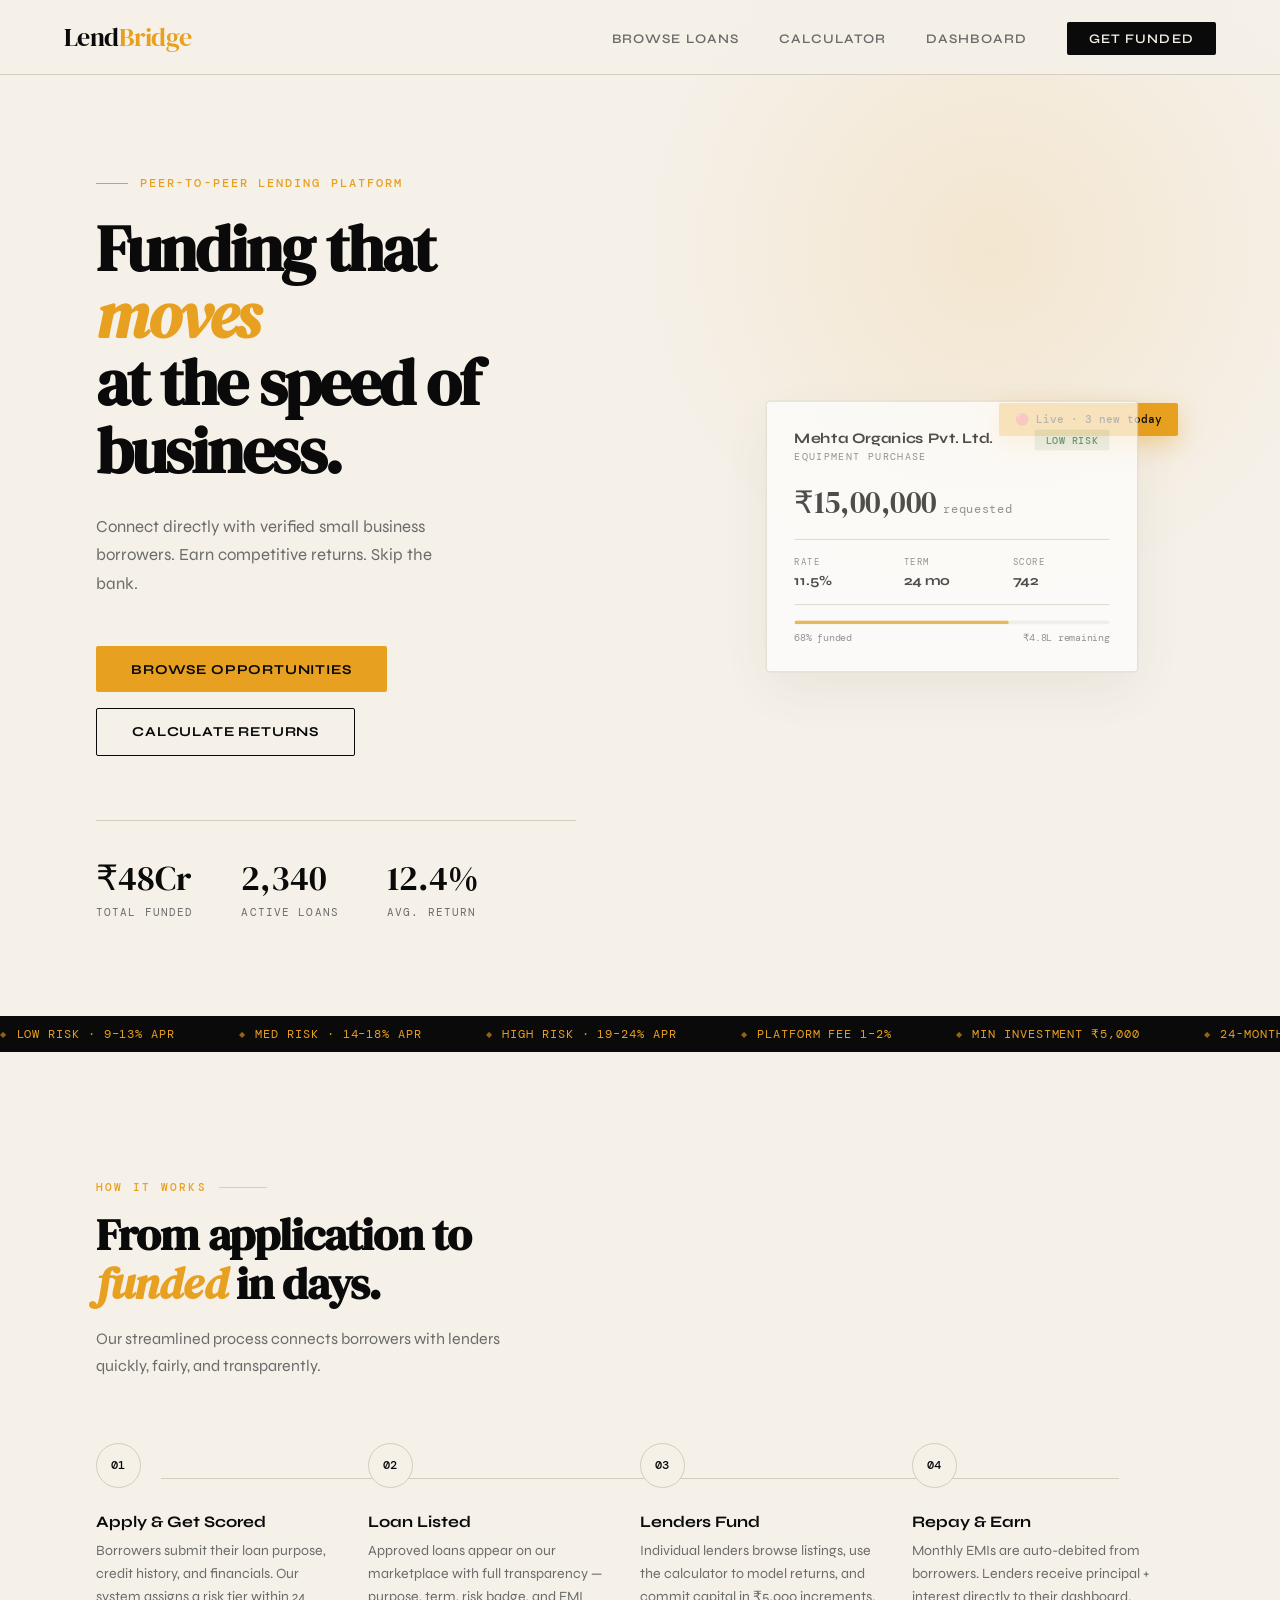
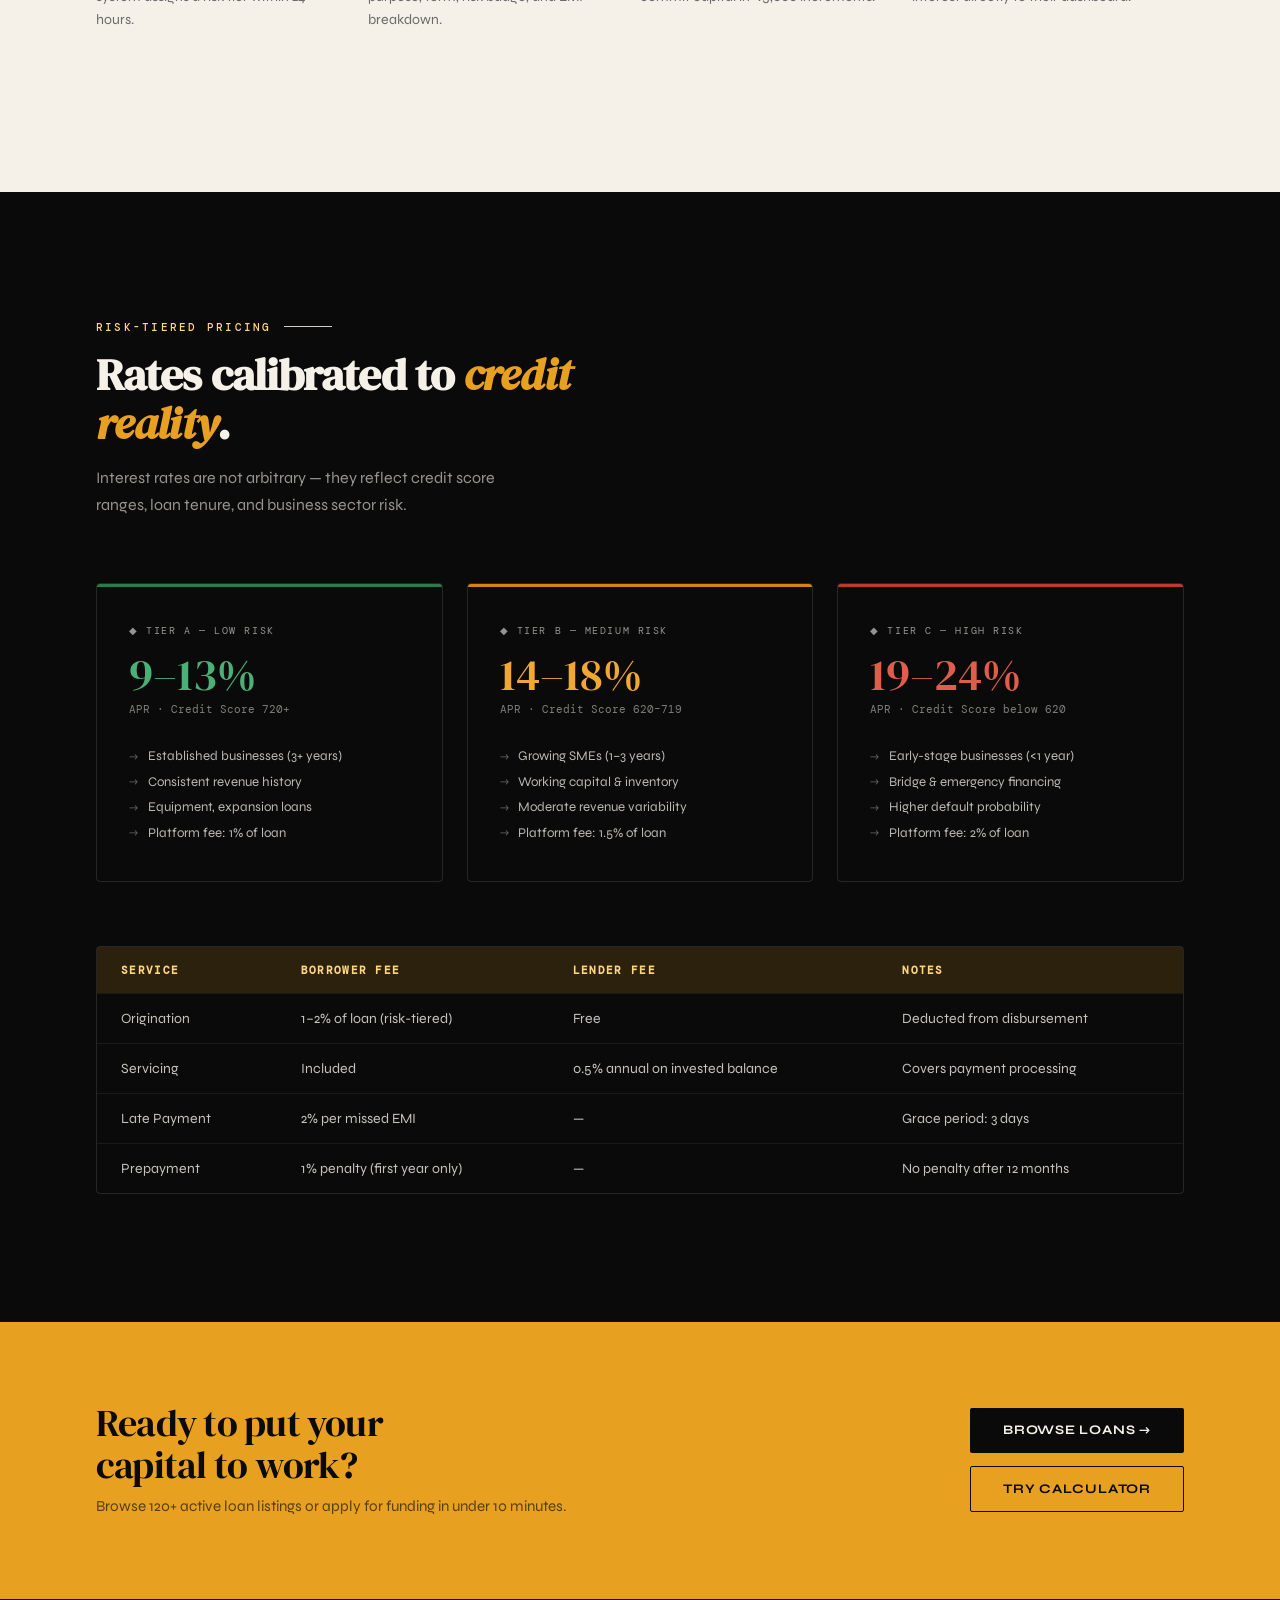
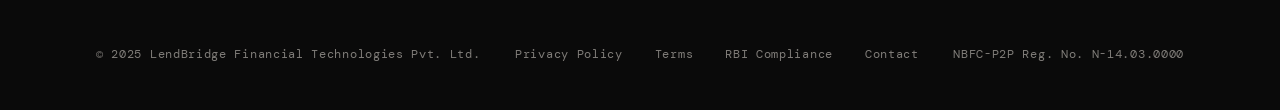
<file: index.html>
<!DOCTYPE html>
<html lang="en">
<head>
<meta charset="UTF-8">
<meta name="viewport" content="width=device-width, initial-scale=1.0">
<title>LendBridge — Peer-to-Peer Business Lending</title>
<link href="https://fonts.googleapis.com/css2?family=DM+Serif+Display:ital@0;1&family=DM+Mono:wght@300;400;500&family=Syne:wght@400;600;700;800&display=swap" rel="stylesheet">
<link rel="stylesheet" href="index.css">
</head>
<body>

<nav>
  <a href="index.html" class="logo">Lend<span>Bridge</span></a>
  <ul>
    <li><a href="loans.html">Browse Loans</a></li>
    <li><a href="calculator.html">Calculator</a></li>
    <li><a href="dashboard.html">Dashboard</a></li>
    <li><a href="loans.html" class="nav-cta">Get Funded</a></li>
  </ul>
</nav>

<!-- HERO -->
<section class="hero">
  <div class="hero-text">
    <div class="hero-eyebrow">Peer-to-Peer Lending Platform</div>
    <h1 class="hero-title">
      Funding that <em>moves</em><br>at the speed of<br>business.
    </h1>
    <p class="hero-sub">
      Connect directly with verified small business borrowers. Earn competitive returns. Skip the bank.
    </p>
    <div class="hero-btns">
      <a href="loans.html" class="btn-primary">Browse Opportunities</a>
      <a href="calculator.html" class="btn-outline">Calculate Returns</a>
    </div>
    <div class="hero-stats">
      <div class="stat-item">
        <span class="stat-num">₹48Cr</span>
        <span class="stat-label">Total Funded</span>
      </div>
      <div class="stat-item">
        <span class="stat-num">2,340</span>
        <span class="stat-label">Active Loans</span>
      </div>
      <div class="stat-item">
        <span class="stat-num">12.4%</span>
        <span class="stat-label">Avg. Return</span>
      </div>
    </div>
  </div>

  <div class="hero-visual">
    <div class="loan-showcase">
      <div class="floating-badge">🔴 Live · 3 new today</div>
      <div class="showcase-card">
        <div class="card-header">
          <div>
            <div class="card-business">Mehta Organics Pvt. Ltd.</div>
            <div class="card-purpose">Equipment Purchase</div>
          </div>
          <span class="risk-badge risk-low">Low Risk</span>
        </div>
        <div class="card-amount">₹15,00,000 <span>requested</span></div>
        <div class="card-metrics">
          <div>
            <span class="metric-label">Rate</span>
            <span class="metric-val">11.5%</span>
          </div>
          <div>
            <span class="metric-label">Term</span>
            <span class="metric-val">24 mo</span>
          </div>
          <div>
            <span class="metric-label">Score</span>
            <span class="metric-val">742</span>
          </div>
        </div>
        <div class="progress-bar-wrap">
          <div class="progress-bar-fill"></div>
        </div>
        <div class="progress-label">
          <span>68% funded</span>
          <span>₹4.8L remaining</span>
        </div>
      </div>
    </div>
  </div>
</section>

<!-- TICKER -->
<div class="ticker">
  <div class="ticker-inner">
    <span class="ticker-item">LOW RISK · 9–13% APR</span>
    <span class="ticker-item">MED RISK · 14–18% APR</span>
    <span class="ticker-item">HIGH RISK · 19–24% APR</span>
    <span class="ticker-item">PLATFORM FEE 1–2%</span>
    <span class="ticker-item">MIN INVESTMENT ₹5,000</span>
    <span class="ticker-item">24-MONTH MAX TERM</span>
    <span class="ticker-item">CREDIT SCORE VERIFIED</span>
    <span class="ticker-item">LOW RISK · 9–13% APR</span>
    <span class="ticker-item">MED RISK · 14–18% APR</span>
    <span class="ticker-item">HIGH RISK · 19–24% APR</span>
    <span class="ticker-item">PLATFORM FEE 1–2%</span>
    <span class="ticker-item">MIN INVESTMENT ₹5,000</span>
    <span class="ticker-item">24-MONTH MAX TERM</span>
    <span class="ticker-item">CREDIT SCORE VERIFIED</span>
  </div>
</div>

<!-- HOW IT WORKS -->
<section class="section">
  <div class="section-label">How It Works</div>
  <h2 class="section-title">From application to <em>funded</em> in days.</h2>
  <p class="section-sub">Our streamlined process connects borrowers with lenders quickly, fairly, and transparently.</p>

  <div class="steps">
    <div class="step fade-up">
      <div class="step-num">01</div>
      <div class="step-title">Apply & Get Scored</div>
      <div class="step-desc">Borrowers submit their loan purpose, credit history, and financials. Our system assigns a risk tier within 24 hours.</div>
    </div>
    <div class="step fade-up" style="transition-delay:0.1s">
      <div class="step-num">02</div>
      <div class="step-title">Loan Listed</div>
      <div class="step-desc">Approved loans appear on our marketplace with full transparency — purpose, term, risk badge, and EMI breakdown.</div>
    </div>
    <div class="step fade-up" style="transition-delay:0.2s">
      <div class="step-num">03</div>
      <div class="step-title">Lenders Fund</div>
      <div class="step-desc">Individual lenders browse listings, use the calculator to model returns, and commit capital in ₹5,000 increments.</div>
    </div>
    <div class="step fade-up" style="transition-delay:0.3s">
      <div class="step-num">04</div>
      <div class="step-title">Repay & Earn</div>
      <div class="step-desc">Monthly EMIs are auto-debited from borrowers. Lenders receive principal + interest directly to their dashboard.</div>
    </div>
  </div>
</section>

<!-- RISK & PRICING -->
<section class="risk-section">
  <div class="section-label">Risk-Tiered Pricing</div>
  <h2 class="section-title" style="color: var(--paper)">Rates calibrated to <em>credit reality</em>.</h2>
  <p class="section-sub">Interest rates are not arbitrary — they reflect credit score ranges, loan tenure, and business sector risk.</p>

  <div class="rate-grid">
    <div class="rate-card low fade-up">
      <div class="rate-tier">◆ Tier A — Low Risk</div>
      <div class="rate-range">9–13%</div>
      <div class="rate-subtitle">APR · Credit Score 720+</div>
      <ul class="rate-features">
        <li>Established businesses (3+ years)</li>
        <li>Consistent revenue history</li>
        <li>Equipment, expansion loans</li>
        <li>Platform fee: 1% of loan</li>
      </ul>
    </div>
    <div class="rate-card med fade-up" style="transition-delay:0.1s">
      <div class="rate-tier">◆ Tier B — Medium Risk</div>
      <div class="rate-range">14–18%</div>
      <div class="rate-subtitle">APR · Credit Score 620–719</div>
      <ul class="rate-features">
        <li>Growing SMEs (1–3 years)</li>
        <li>Working capital & inventory</li>
        <li>Moderate revenue variability</li>
        <li>Platform fee: 1.5% of loan</li>
      </ul>
    </div>
    <div class="rate-card high fade-up" style="transition-delay:0.2s">
      <div class="rate-tier">◆ Tier C — High Risk</div>
      <div class="rate-range">19–24%</div>
      <div class="rate-subtitle">APR · Credit Score below 620</div>
      <ul class="rate-features">
        <li>Early-stage businesses (&lt;1 year)</li>
        <li>Bridge & emergency financing</li>
        <li>Higher default probability</li>
        <li>Platform fee: 2% of loan</li>
      </ul>
    </div>
  </div>

  <div class="fee-table fade-up">
    <table>
      <thead>
        <tr>
          <th>Service</th>
          <th>Borrower Fee</th>
          <th>Lender Fee</th>
          <th>Notes</th>
        </tr>
      </thead>
      <tbody>
        <tr>
          <td>Origination</td>
          <td>1–2% of loan (risk-tiered)</td>
          <td>Free</td>
          <td>Deducted from disbursement</td>
        </tr>
        <tr>
          <td>Servicing</td>
          <td>Included</td>
          <td>0.5% annual on invested balance</td>
          <td>Covers payment processing</td>
        </tr>
        <tr>
          <td>Late Payment</td>
          <td>2% per missed EMI</td>
          <td>—</td>
          <td>Grace period: 3 days</td>
        </tr>
        <tr>
          <td>Prepayment</td>
          <td>1% penalty (first year only)</td>
          <td>—</td>
          <td>No penalty after 12 months</td>
        </tr>
      </tbody>
    </table>
  </div>
</section>

<!-- CTA -->
<div class="cta-band">
  <div>
    <div class="cta-title">Ready to put your<br>capital to work?</div>
    <div class="cta-sub">Browse 120+ active loan listings or apply for funding in under 10 minutes.</div>
  </div>
  <div class="cta-btns">
    <a href="loans.html" class="btn-dark">Browse Loans →</a>
    <a href="calculator.html" class="btn-ghost-dark">Try Calculator</a>
  </div>
</div>

<footer>
  <div>© 2025 LendBridge Financial Technologies Pvt. Ltd.</div>
  <div style="display:flex;gap:2rem">
    <a href="#">Privacy Policy</a>
    <a href="#">Terms</a>
    <a href="#">RBI Compliance</a>
    <a href="#">Contact</a>
  </div>
  <div>NBFC-P2P Reg. No. N-14.03.0000</div>
</footer>
<script src="index.js"></script>
</body>
</html>
</file>
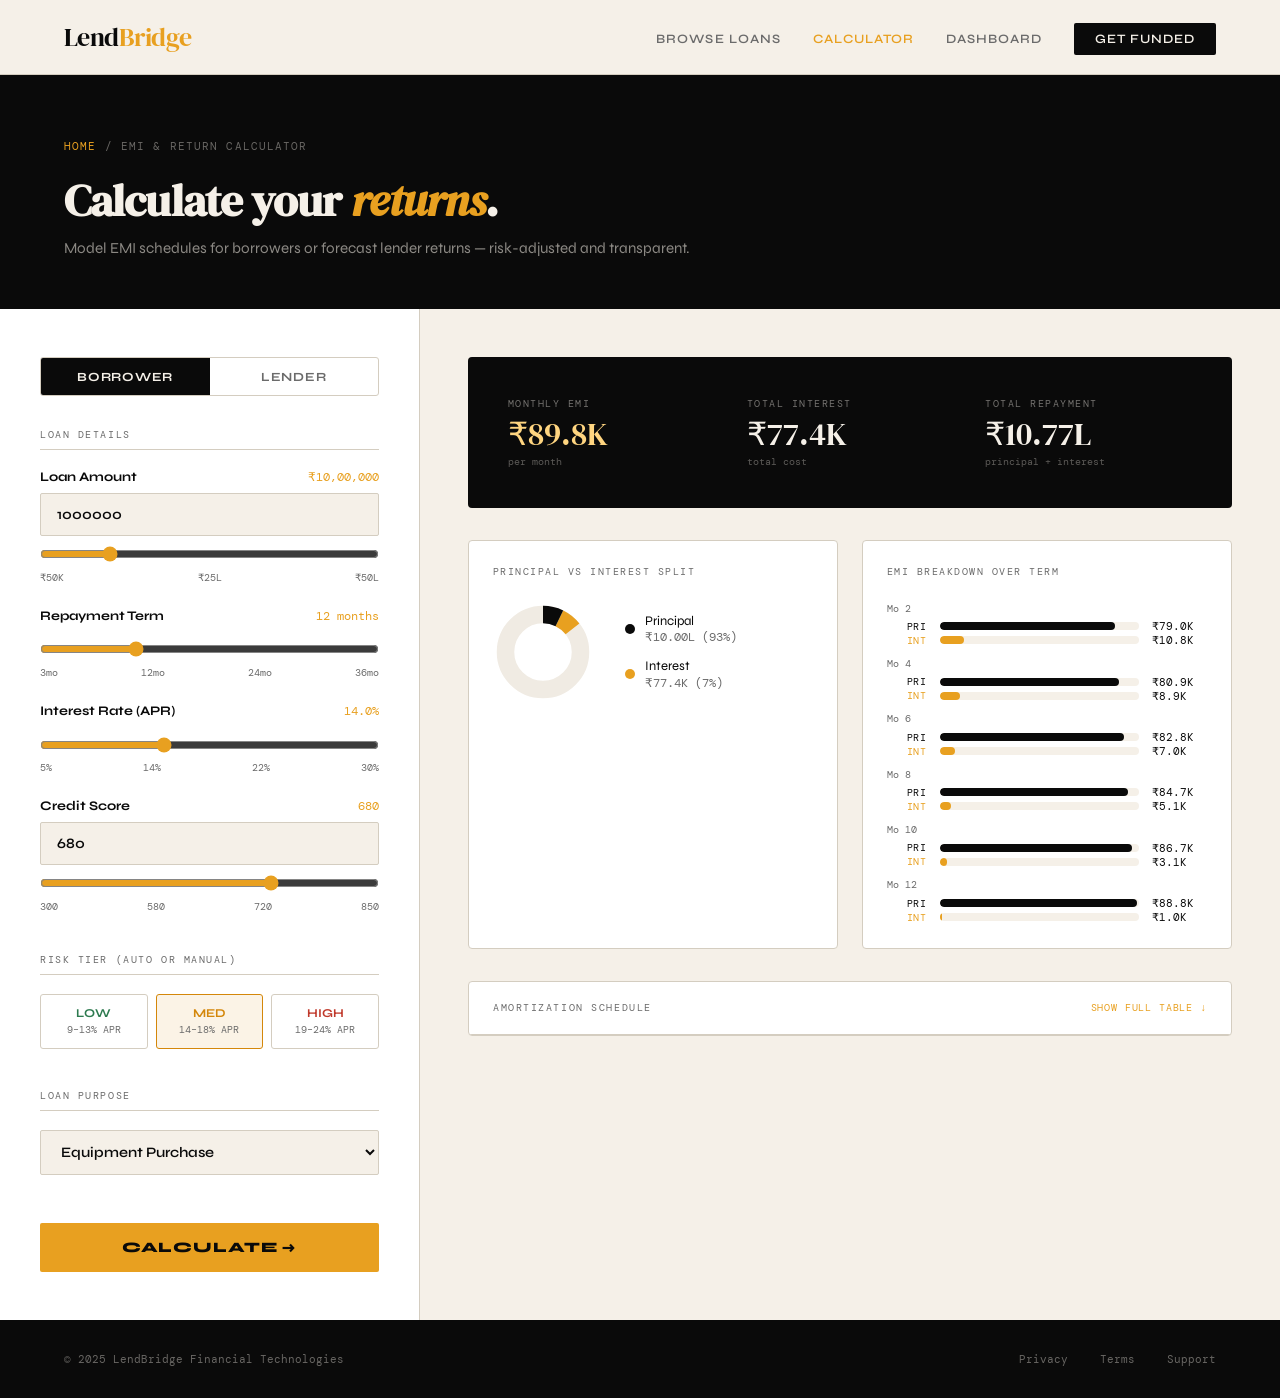
<file: calculator.html>
<!DOCTYPE html>
<html lang="en">
<head>
<meta charset="UTF-8">
<meta name="viewport" content="width=device-width, initial-scale=1.0">
<title>EMI Calculator — LendBridge</title>
<link href="https://fonts.googleapis.com/css2?family=DM+Serif+Display:ital@0;1&family=DM+Mono:wght@300;400;500&family=Syne:wght@400;600;700;800&display=swap" rel="stylesheet">
<link rel="stylesheet" href="calc.css">
</head>
<body>

<nav>
  <a href="index.html" class="logo">Lend<span>Bridge</span></a>
  <ul>
    <li><a href="loans.html">Browse Loans</a></li>
    <li><a href="calculator.html" class="active">Calculator</a></li>
    <li><a href="dashboard.html">Dashboard</a></li>
    <li><a href="loans.html" class="nav-cta">Get Funded</a></li>
  </ul>
</nav>

<div class="page-header">
  <div class="breadcrumb"><a href="index.html">Home</a> / EMI & Return Calculator</div>
  <h1 class="page-title">Calculate your <em>returns</em>.</h1>
  <p class="page-sub">Model EMI schedules for borrowers or forecast lender returns — risk-adjusted and transparent.</p>
</div>

<div class="calc-layout">
  <!-- INPUT PANEL -->
  <div class="calc-inputs">
    <div class="mode-toggle">
      <button class="mode-btn active" id="borrowerModeBtn">Borrower</button>
      <button class="mode-btn" id="lenderModeBtn">Lender</button>
    </div>

    <div class="input-section">
      <div class="input-title">Loan Details</div>

      <div class="field">
        <div class="field-label">Loan Amount <span id="amountDisplay">₹10,00,000</span></div>
        <input type="number" class="field-input" id="loanAmount" value="1000000" min="50000" max="10000000" step="50000">
        <input type="range" class="field-range" id="loanAmountRange" min="50000" max="5000000" step="50000" value="1000000">
        <div class="range-ticks"><span>₹50K</span><span>₹25L</span><span>₹50L</span></div>
      </div>

      <div class="field">
        <div class="field-label">Repayment Term <span id="termDisplay">12 months</span></div>
        <input type="range" class="field-range" id="termRange" min="3" max="36" step="3" value="12">
        <div class="range-ticks"><span>3mo</span><span>12mo</span><span>24mo</span><span>36mo</span></div>
      </div>

      <div class="field">
        <div class="field-label">Interest Rate (APR) <span id="rateDisplay">14.0%</span></div>
        <input type="range" class="field-range" id="rateRange" min="5" max="30" step="0.5" value="14">
        <div class="range-ticks"><span>5%</span><span>14%</span><span>22%</span><span>30%</span></div>
      </div>

      <div class="field">
        <div class="field-label">Credit Score <span id="scoreDisplay">680</span></div>
        <input type="number" class="field-input" id="creditScore" value="680" min="300" max="900">
        <input type="range" class="field-range" id="scoreRange" min="300" max="850" step="10" value="680">
        <div class="range-ticks"><span>300</span><span>580</span><span>720</span><span>850</span></div>
      </div>
    </div>

    <div class="input-section">
      <div class="input-title">Risk Tier (Auto or Manual)</div>
      <div class="risk-selector" id="riskSelector">
        <div class="risk-opt low" data-risk="low">
          <div class="risk-opt-name">LOW</div>
          <div class="risk-opt-rate">9–13% APR</div>
        </div>
        <div class="risk-opt med selected" data-risk="med">
          <div class="risk-opt-name">MED</div>
          <div class="risk-opt-rate">14–18% APR</div>
        </div>
        <div class="risk-opt high" data-risk="high">
          <div class="risk-opt-name">HIGH</div>
          <div class="risk-opt-rate">19–24% APR</div>
        </div>
      </div>
    </div>

    <div class="input-section">
      <div class="input-title">Loan Purpose</div>
      <select class="field-input" id="loanPurpose" style="cursor:pointer">
        <option>Equipment Purchase</option>
        <option>Working Capital</option>
        <option>Inventory Finance</option>
        <option>Business Expansion</option>
        <option>Bridge Financing</option>
      </select>
    </div>

    <button class="calc-btn" id="calcBtn">Calculate →</button>
  </div>

  <!-- RESULTS PANEL -->
  <div class="calc-results">
    <!-- PRIMARY METRICS -->
    <div class="result-primary">
      <div class="result-item">
        <div class="result-label">Monthly EMI</div>
        <div class="result-val highlight" id="emiResult">—</div>
        <div class="result-sub" id="emiSubtext">per month</div>
      </div>
      <div class="result-item">
        <div class="result-label">Total Interest</div>
        <div class="result-val" id="totalInterestResult">—</div>
        <div class="result-sub" id="interestSubtext">total cost</div>
      </div>
      <div class="result-item">
        <div class="result-label">Total Repayment</div>
        <div class="result-val" id="totalPaymentResult">—</div>
        <div class="result-sub" id="paymentSubtext">principal + interest</div>
      </div>
    </div>

    <!-- BREAKDOWN CHARTS -->
    <div class="breakdown-section">
      <div class="breakdown-card">
        <div class="breakdown-card-title">Principal vs Interest Split</div>
        <div class="donut-wrap">
          <svg class="donut-svg" viewBox="0 0 80 80" width="100" height="100">
            <circle cx="40" cy="40" r="30" fill="none" stroke="#f0ebe3" stroke-width="14"/>
            <circle cx="40" cy="40" r="30" fill="none" stroke="var(--amber)" stroke-width="14"
              stroke-dasharray="188.5 188.5" stroke-dashoffset="188.5"
              id="donutInterest" transform="rotate(-90 40 40)" style="transition: stroke-dashoffset 0.8s ease"/>
            <circle cx="40" cy="40" r="30" fill="none" stroke="var(--ink)" stroke-width="14"
              stroke-dasharray="188.5 188.5" stroke-dashoffset="0"
              id="donutPrincipal" transform="rotate(-90 40 40)" style="transition: all 0.8s ease"/>
          </svg>
          <div class="donut-legend">
            <div class="legend-item">
              <div class="legend-dot" style="background:var(--ink)"></div>
              <div>
                <div>Principal</div>
                <div class="legend-val" id="legendPrincipal">—</div>
              </div>
            </div>
            <div class="legend-item">
              <div class="legend-dot" style="background:var(--amber)"></div>
              <div>
                <div>Interest</div>
                <div class="legend-val" id="legendInterest">—</div>
              </div>
            </div>
          </div>
        </div>
      </div>

      <div class="breakdown-card">
        <div class="breakdown-card-title">EMI Breakdown Over Term</div>
        <div class="bar-chart" id="barChart">
          <div style="font-family:'DM Mono',monospace;font-size:0.7rem;color:var(--muted);text-align:center;padding:2rem">
            Click Calculate to see breakdown
          </div>
        </div>
      </div>
    </div>

    <!-- AMORTIZATION TABLE -->
    <div class="amort-section">
      <div class="amort-header">
        <div class="amort-title">Amortization Schedule</div>
        <button class="amort-toggle" id="amortToggle">Show Full Table ↓</button>
      </div>
      <div id="amortTableWrap" style="display:none; max-height: 360px; overflow-y: auto;">
        <table class="amort-table" id="amortTable">
          <thead>
            <tr>
              <th>Month</th>
              <th>EMI</th>
              <th>Principal</th>
              <th>Interest</th>
              <th>Balance</th>
            </tr>
          </thead>
          <tbody id="amortBody"></tbody>
        </table>
      </div>
    </div>

    <!-- LENDER MODE RETURNS -->
    <div class="lender-mode" id="lenderSection">
      <div class="breakdown-card">
        <div class="breakdown-card-title">Lender Return Projection (after 0.5% service fee)</div>
        <div class="result-primary" style="margin:0;border-radius:3px">
          <div class="result-item">
            <div class="result-label">Net Return</div>
            <div class="result-val highlight" id="lenderReturn">—</div>
            <div class="result-sub">after platform fee</div>
          </div>
          <div class="result-item">
            <div class="result-label">Effective APY</div>
            <div class="result-val" id="lenderAPY">—</div>
            <div class="result-sub">annualized yield</div>
          </div>
          <div class="result-item">
            <div class="result-label">Platform Fee</div>
            <div class="result-val" id="lenderFee">—</div>
            <div class="result-sub">0.5% of invested</div>
          </div>
        </div>
      </div>
    </div>
  </div>
</div>

<footer>
  <div>© 2025 LendBridge Financial Technologies</div>
  <div style="display:flex;gap:2rem"><a href="#">Privacy</a><a href="#">Terms</a><a href="#">Support</a></div>
</footer>
<script src="calc.js"></script>
</body>
</html>
</file>
<file: index.css>
:root {
    --ink: #0a0a0a;
    --paper: #f5f0e8;
    --amber: #e8a020;
    --amber-dark: #b87a10;
    --amber-light: #ffd580;
    --slate: #1a1a2e;
    --muted: #6b6b6b;
    --border: #d4cdc0;
    --success: #2d7a4f;
    --danger: #c0392b;
    --warning: #d4870a;
    --low-risk: #2d7a4f;
    --med-risk: #d4870a;
    --high-risk: #c0392b;
  }

  * { margin: 0; padding: 0; box-sizing: border-box; }

  html { scroll-behavior: smooth; }

  body {
    background: var(--paper);
    color: var(--ink);
    font-family: 'Syne', sans-serif;
    overflow-x: hidden;
  }

  /* NAV */
  nav {
    position: fixed; top: 0; left: 0; right: 0; z-index: 100;
    display: flex; align-items: center; justify-content: space-between;
    padding: 1.2rem 4rem;
    background: rgba(245,240,232,0.92);
    backdrop-filter: blur(12px);
    border-bottom: 1px solid var(--border);
  }

  .logo {
    font-family: 'DM Serif Display', serif;
    font-size: 1.6rem;
    letter-spacing: -0.02em;
    color: var(--ink);
    text-decoration: none;
  }
  .logo span { color: var(--amber); }

  nav ul { list-style: none; display: flex; gap: 2.5rem; }
  nav ul a {
    text-decoration: none;
    color: var(--muted);
    font-size: 0.82rem;
    font-weight: 600;
    letter-spacing: 0.08em;
    text-transform: uppercase;
    transition: color 0.2s;
  }
  nav ul a:hover { color: var(--ink); }
  nav ul a.active { color: var(--amber); }

  .nav-cta {
    background: var(--ink);
    color: var(--paper) !important;
    padding: 0.55rem 1.4rem;
    border-radius: 2px;
    transition: background 0.2s !important;
  }
  .nav-cta:hover { background: var(--amber) !important; color: var(--ink) !important; }

  /* HERO */
  .hero {
    min-height: 100vh;
    display: grid;
    grid-template-columns: 1fr 1fr;
    padding-top: 5rem;
    position: relative;
    overflow: hidden;
  }

  .hero::before {
    content: '';
    position: absolute;
    top: -10%; right: -5%;
    width: 55vw; height: 55vw;
    border-radius: 50%;
    background: radial-gradient(circle, rgba(232,160,32,0.12) 0%, transparent 70%);
    pointer-events: none;
  }

  .hero-text {
    display: flex;
    flex-direction: column;
    justify-content: center;
    padding: 6rem 4rem 6rem 6rem;
    position: relative;
    z-index: 2;
  }

  .hero-eyebrow {
    font-family: 'DM Mono', monospace;
    font-size: 0.72rem;
    font-weight: 500;
    letter-spacing: 0.18em;
    text-transform: uppercase;
    color: var(--amber);
    margin-bottom: 1.5rem;
    display: flex;
    align-items: center;
    gap: 0.75rem;
  }
  .hero-eyebrow::before {
    content: '';
    display: block;
    width: 2rem;
    height: 1px;
    background: var(--amber);
  }

  .hero-title {
    font-family: 'DM Serif Display', serif;
    font-size: clamp(3rem, 5vw, 4.8rem);
    line-height: 1.05;
    letter-spacing: -0.03em;
    margin-bottom: 1.8rem;
    color: var(--ink);
  }
  .hero-title em {
    font-style: italic;
    color: var(--amber);
  }

  .hero-sub {
    font-size: 1.05rem;
    line-height: 1.7;
    color: var(--muted);
    max-width: 38ch;
    margin-bottom: 3rem;
    font-weight: 400;
  }

  .hero-btns {
    display: flex;
    gap: 1rem;
    flex-wrap: wrap;
  }

  .btn-primary {
    background: var(--amber);
    color: var(--ink);
    padding: 0.9rem 2.2rem;
    font-family: 'Syne', sans-serif;
    font-size: 0.85rem;
    font-weight: 700;
    letter-spacing: 0.06em;
    text-transform: uppercase;
    border: none;
    cursor: pointer;
    text-decoration: none;
    display: inline-block;
    transition: all 0.2s;
    border-radius: 2px;
  }
  .btn-primary:hover {
    background: var(--amber-dark);
    transform: translateY(-1px);
    box-shadow: 0 6px 20px rgba(232,160,32,0.35);
  }

  .btn-outline {
    background: transparent;
    color: var(--ink);
    padding: 0.9rem 2.2rem;
    font-family: 'Syne', sans-serif;
    font-size: 0.85rem;
    font-weight: 700;
    letter-spacing: 0.06em;
    text-transform: uppercase;
    border: 1.5px solid var(--ink);
    cursor: pointer;
    text-decoration: none;
    display: inline-block;
    transition: all 0.2s;
    border-radius: 2px;
  }
  .btn-outline:hover {
    background: var(--ink);
    color: var(--paper);
  }

  .hero-stats {
    display: flex;
    gap: 3rem;
    margin-top: 4rem;
    padding-top: 2.5rem;
    border-top: 1px solid var(--border);
  }

  .stat-item {}
  .stat-num {
    font-family: 'DM Serif Display', serif;
    font-size: 2.2rem;
    color: var(--ink);
    display: block;
    line-height: 1;
    margin-bottom: 0.3rem;
  }
  .stat-label {
    font-family: 'DM Mono', monospace;
    font-size: 0.7rem;
    letter-spacing: 0.1em;
    text-transform: uppercase;
    color: var(--muted);
  }

  /* HERO VISUAL */
  .hero-visual {
    display: flex;
    align-items: center;
    justify-content: center;
    padding: 6rem 5rem 6rem 2rem;
    position: relative;
  }

  .loan-showcase {
    width: 100%;
    max-width: 420px;
    position: relative;
  }

  .showcase-card {
    background: white;
    border: 1px solid var(--border);
    padding: 1.8rem;
    border-radius: 4px;
    box-shadow: 0 20px 60px rgba(0,0,0,0.08);
    position: relative;
    animation: floatCard 6s ease-in-out infinite;
  }
  .showcase-card:nth-child(2) {
    margin-top: -1.5rem;
    margin-left: 2rem;
    animation-delay: -2s;
    opacity: 0.7;
    transform: scale(0.96);
  }

  @keyframes floatCard {
    0%, 100% { transform: translateY(0px); }
    50% { transform: translateY(-8px); }
  }

  .card-header {
    display: flex;
    justify-content: space-between;
    align-items: flex-start;
    margin-bottom: 1.2rem;
  }

  .card-business {
    font-weight: 700;
    font-size: 0.95rem;
    color: var(--ink);
    margin-bottom: 0.2rem;
  }

  .card-purpose {
    font-family: 'DM Mono', monospace;
    font-size: 0.68rem;
    color: var(--muted);
    letter-spacing: 0.06em;
    text-transform: uppercase;
  }

  .risk-badge {
    padding: 0.3rem 0.75rem;
    border-radius: 2px;
    font-family: 'DM Mono', monospace;
    font-size: 0.65rem;
    font-weight: 500;
    letter-spacing: 0.08em;
    text-transform: uppercase;
  }
  .risk-low { background: rgba(45,122,79,0.12); color: var(--low-risk); }
  .risk-med { background: rgba(212,135,10,0.12); color: var(--med-risk); }
  .risk-high { background: rgba(192,57,43,0.12); color: var(--high-risk); }

  .card-amount {
    font-family: 'DM Serif Display', serif;
    font-size: 2rem;
    color: var(--ink);
    margin-bottom: 1rem;
  }
  .card-amount span {
    font-family: 'DM Mono', monospace;
    font-size: 0.8rem;
    color: var(--muted);
    font-weight: 400;
  }

  .card-metrics {
    display: grid;
    grid-template-columns: 1fr 1fr 1fr;
    gap: 0.8rem;
    padding: 1rem 0;
    border-top: 1px solid var(--border);
    border-bottom: 1px solid var(--border);
    margin-bottom: 1rem;
  }
  .metric-label {
    font-family: 'DM Mono', monospace;
    font-size: 0.6rem;
    text-transform: uppercase;
    letter-spacing: 0.08em;
    color: var(--muted);
    display: block;
    margin-bottom: 0.2rem;
  }
  .metric-val {
    font-weight: 700;
    font-size: 0.9rem;
    color: var(--ink);
  }

  .progress-bar-wrap {
    background: #eee;
    height: 4px;
    border-radius: 2px;
    overflow: hidden;
  }
  .progress-bar-fill {
    height: 100%;
    background: var(--amber);
    border-radius: 2px;
    width: 68%;
  }
  .progress-label {
    display: flex;
    justify-content: space-between;
    font-family: 'DM Mono', monospace;
    font-size: 0.62rem;
    color: var(--muted);
    margin-top: 0.4rem;
  }

  /* FLOATING BADGE */
  .floating-badge {
    position: absolute;
    top: -1rem;
    right: -2rem;
    background: var(--amber);
    color: var(--ink);
    padding: 0.6rem 1rem;
    border-radius: 2px;
    font-family: 'DM Mono', monospace;
    font-size: 0.7rem;
    font-weight: 500;
    box-shadow: 0 8px 24px rgba(232,160,32,0.4);
    animation: pulse 3s ease-in-out infinite;
  }
  @keyframes pulse {
    0%, 100% { transform: scale(1); }
    50% { transform: scale(1.04); }
  }

  /* TICKER */
  .ticker {
    background: var(--ink);
    color: var(--amber);
    padding: 0.65rem 0;
    overflow: hidden;
    white-space: nowrap;
    font-family: 'DM Mono', monospace;
    font-size: 0.72rem;
    letter-spacing: 0.08em;
  }
  .ticker-inner {
    display: inline-flex;
    gap: 4rem;
    animation: tickerScroll 25s linear infinite;
  }
  .ticker-item { display: inline-flex; align-items: center; gap: 0.6rem; }
  .ticker-item::before { content: '◆'; font-size: 0.5rem; opacity: 0.6; }
  @keyframes tickerScroll {
    from { transform: translateX(0); }
    to { transform: translateX(-50%); }
  }

  /* HOW IT WORKS */
  .section {
    padding: 8rem 6rem;
    position: relative;
  }

  .section-label {
    font-family: 'DM Mono', monospace;
    font-size: 0.7rem;
    font-weight: 500;
    letter-spacing: 0.2em;
    text-transform: uppercase;
    color: var(--amber);
    margin-bottom: 1rem;
    display: flex;
    align-items: center;
    gap: 0.75rem;
  }
  .section-label::after {
    content: '';
    display: block;
    flex: 1;
    height: 1px;
    background: var(--border);
    max-width: 3rem;
  }

  .section-title {
    font-family: 'DM Serif Display', serif;
    font-size: clamp(2rem, 3.5vw, 3rem);
    line-height: 1.1;
    letter-spacing: -0.02em;
    color: var(--ink);
    margin-bottom: 1rem;
    max-width: 22ch;
  }
  .section-title em { font-style: italic; color: var(--amber); }

  .section-sub {
    font-size: 1rem;
    color: var(--muted);
    line-height: 1.7;
    max-width: 45ch;
    margin-bottom: 4rem;
  }

  /* STEPS */
  .steps {
    display: grid;
    grid-template-columns: repeat(4, 1fr);
    gap: 0;
    position: relative;
  }

  .steps::before {
    content: '';
    position: absolute;
    top: 2.2rem;
    left: 6%;
    right: 6%;
    height: 1px;
    background: var(--border);
    z-index: 0;
  }

  .step {
    padding: 0 2rem 2rem 0;
    position: relative;
    z-index: 1;
  }

  .step-num {
    width: 2.8rem;
    height: 2.8rem;
    border: 1.5px solid var(--border);
    border-radius: 50%;
    background: var(--paper);
    display: flex;
    align-items: center;
    justify-content: center;
    font-family: 'DM Mono', monospace;
    font-size: 0.75rem;
    font-weight: 500;
    color: var(--ink);
    margin-bottom: 1.5rem;
    transition: all 0.3s;
  }
  .step:hover .step-num {
    background: var(--amber);
    border-color: var(--amber);
    color: var(--ink);
  }

  .step-title {
    font-size: 1rem;
    font-weight: 700;
    color: var(--ink);
    margin-bottom: 0.5rem;
  }

  .step-desc {
    font-size: 0.88rem;
    color: var(--muted);
    line-height: 1.65;
  }

  /* RISK TABLE */
  .risk-section {
    background: var(--ink);
    color: var(--paper);
    padding: 8rem 6rem;
  }

  .risk-section .section-label { color: var(--amber-light); }
  .risk-section .section-title { color: var(--paper); }
  .risk-section .section-sub { color: rgba(245,240,232,0.6); }

  .rate-grid {
    display: grid;
    grid-template-columns: repeat(3, 1fr);
    gap: 1.5rem;
    margin-top: 3rem;
  }

  .rate-card {
    border: 1px solid rgba(245,240,232,0.12);
    padding: 2.5rem 2rem;
    border-radius: 4px;
    position: relative;
    transition: all 0.3s;
    overflow: hidden;
  }
  .rate-card::before {
    content: '';
    position: absolute;
    top: 0; left: 0; right: 0;
    height: 3px;
  }
  .rate-card.low::before { background: var(--low-risk); }
  .rate-card.med::before { background: var(--med-risk); }
  .rate-card.high::before { background: var(--high-risk); }
  .rate-card:hover {
    border-color: rgba(245,240,232,0.25);
    transform: translateY(-4px);
    background: rgba(255,255,255,0.03);
  }

  .rate-tier {
    font-family: 'DM Mono', monospace;
    font-size: 0.65rem;
    letter-spacing: 0.15em;
    text-transform: uppercase;
    margin-bottom: 1rem;
    opacity: 0.6;
  }

  .rate-range {
    font-family: 'DM Serif Display', serif;
    font-size: 2.8rem;
    line-height: 1;
    margin-bottom: 0.3rem;
  }
  .rate-card.low .rate-range { color: #4caf77; }
  .rate-card.med .rate-range { color: #f0a832; }
  .rate-card.high .rate-range { color: #e05c4b; }

  .rate-subtitle {
    font-family: 'DM Mono', monospace;
    font-size: 0.7rem;
    opacity: 0.5;
    margin-bottom: 2rem;
  }

  .rate-features {
    list-style: none;
    display: flex;
    flex-direction: column;
    gap: 0.6rem;
  }
  .rate-features li {
    font-size: 0.83rem;
    opacity: 0.75;
    display: flex;
    align-items: center;
    gap: 0.6rem;
  }
  .rate-features li::before {
    content: '→';
    font-size: 0.7rem;
    opacity: 0.5;
    flex-shrink: 0;
  }

  /* FEE TABLE */
  .fee-table {
    margin-top: 4rem;
    border: 1px solid rgba(245,240,232,0.12);
    border-radius: 4px;
    overflow: hidden;
  }

  .fee-table table {
    width: 100%;
    border-collapse: collapse;
  }
  .fee-table th {
    background: rgba(232,160,32,0.15);
    padding: 1rem 1.5rem;
    font-family: 'DM Mono', monospace;
    font-size: 0.68rem;
    letter-spacing: 0.12em;
    text-transform: uppercase;
    text-align: left;
    color: var(--amber-light);
  }
  .fee-table td {
    padding: 1rem 1.5rem;
    font-size: 0.88rem;
    border-top: 1px solid rgba(245,240,232,0.07);
    opacity: 0.8;
  }

  /* CTA BAND */
  .cta-band {
    background: var(--amber);
    padding: 5rem 6rem;
    display: grid;
    grid-template-columns: 1fr auto;
    align-items: center;
    gap: 4rem;
  }

  .cta-title {
    font-family: 'DM Serif Display', serif;
    font-size: clamp(1.8rem, 3vw, 2.8rem);
    color: var(--ink);
    line-height: 1.1;
    letter-spacing: -0.02em;
  }
  .cta-sub {
    font-size: 0.95rem;
    color: rgba(10,10,10,0.65);
    margin-top: 0.5rem;
    line-height: 1.6;
  }

  .cta-btns {
    display: flex;
    flex-direction: column;
    gap: 0.8rem;
    min-width: 200px;
  }

  .btn-dark {
    background: var(--ink);
    color: var(--paper);
    padding: 0.9rem 2rem;
    font-family: 'Syne', sans-serif;
    font-size: 0.82rem;
    font-weight: 700;
    letter-spacing: 0.06em;
    text-transform: uppercase;
    border: none;
    cursor: pointer;
    text-decoration: none;
    display: inline-block;
    text-align: center;
    transition: all 0.2s;
    border-radius: 2px;
  }
  .btn-dark:hover { opacity: 0.85; }

  .btn-ghost-dark {
    background: transparent;
    color: var(--ink);
    padding: 0.9rem 2rem;
    font-family: 'Syne', sans-serif;
    font-size: 0.82rem;
    font-weight: 700;
    letter-spacing: 0.06em;
    text-transform: uppercase;
    border: 1.5px solid var(--ink);
    cursor: pointer;
    text-decoration: none;
    display: inline-block;
    text-align: center;
    transition: all 0.2s;
    border-radius: 2px;
  }
  .btn-ghost-dark:hover { background: var(--ink); color: var(--amber); }

  /* FOOTER */
  footer {
    background: var(--ink);
    color: rgba(245,240,232,0.5);
    padding: 3rem 6rem;
    display: flex;
    justify-content: space-between;
    align-items: center;
    font-family: 'DM Mono', monospace;
    font-size: 0.72rem;
    letter-spacing: 0.06em;
  }
  footer a { color: rgba(245,240,232,0.5); text-decoration: none; }
  footer a:hover { color: var(--amber); }

  /* ANIMATIONS */
  .fade-up {
    opacity: 0;
    transform: translateY(30px);
    transition: all 0.7s cubic-bezier(0.22, 1, 0.36, 1);
  }
  .fade-up.visible {
    opacity: 1;
    transform: none;
  }

  @media (max-width: 1024px) {
    .hero { grid-template-columns: 1fr; }
    .hero-visual { display: none; }
    nav { padding: 1rem 2rem; }
    .hero-text { padding: 6rem 2rem 4rem; }
    .section { padding: 5rem 2rem; }
    .risk-section { padding: 5rem 2rem; }
    .steps { grid-template-columns: 1fr 1fr; gap: 2rem; }
    .steps::before { display: none; }
    .rate-grid { grid-template-columns: 1fr; }
    .cta-band { grid-template-columns: 1fr; padding: 4rem 2rem; }
    footer { flex-direction: column; gap: 1rem; padding: 2rem; text-align: center; }
    nav ul { gap: 1.2rem; }
  }
</file>
<file: calc.css>
:root {
    --ink: #0a0a0a;
    --paper: #f5f0e8;
    --amber: #e8a020;
    --amber-dark: #b87a10;
    --amber-light: #ffd580;
    --muted: #6b6b6b;
    --border: #d4cdc0;
    --low-risk: #2d7a4f;
    --med-risk: #d4870a;
    --high-risk: #c0392b;
    --white: #ffffff;
  }
  * { margin: 0; padding: 0; box-sizing: border-box; }
  body { background: var(--paper); color: var(--ink); font-family: 'Syne', sans-serif; min-height: 100vh; }

  nav {
    position: sticky; top: 0; z-index: 100;
    display: flex; align-items: center; justify-content: space-between;
    padding: 1.2rem 4rem;
    background: rgba(245,240,232,0.95);
    backdrop-filter: blur(12px);
    border-bottom: 1px solid var(--border);
  }
  .logo { font-family: 'DM Serif Display', serif; font-size: 1.6rem; letter-spacing: -0.02em; color: var(--ink); text-decoration: none; }
  .logo span { color: var(--amber); }
  nav ul { list-style: none; display: flex; gap: 2rem; }
  nav ul a { text-decoration: none; color: var(--muted); font-size: 0.8rem; font-weight: 600; letter-spacing: 0.08em; text-transform: uppercase; transition: color 0.2s; }
  nav ul a.active { color: var(--amber); }
  nav ul a:hover { color: var(--ink); }
  .nav-cta { background: var(--ink); color: var(--paper) !important; padding: 0.5rem 1.3rem; border-radius: 2px; }
  .nav-cta:hover { background: var(--amber) !important; color: var(--ink) !important; }

  .page-header {
    background: var(--ink); color: var(--paper);
    padding: 4rem 4rem 3rem;
  }
  .breadcrumb { font-family: 'DM Mono', monospace; font-size: 0.7rem; letter-spacing: 0.1em; text-transform: uppercase; color: rgba(245,240,232,0.4); margin-bottom: 1.5rem; }
  .breadcrumb a { color: var(--amber); text-decoration: none; }
  .page-title { font-family: 'DM Serif Display', serif; font-size: 2.8rem; letter-spacing: -0.02em; line-height: 1.05; }
  .page-title em { font-style: italic; color: var(--amber); }
  .page-sub { font-size: 0.95rem; color: rgba(245,240,232,0.55); line-height: 1.6; margin-top: 0.75rem; }

  /* MAIN LAYOUT */
  .calc-layout {
    display: grid;
    grid-template-columns: 420px 1fr;
    min-height: calc(100vh - 200px);
  }

  /* INPUT PANEL */
  .calc-inputs {
    background: var(--white);
    border-right: 1px solid var(--border);
    padding: 3rem 2.5rem;
  }

  .input-section { margin-bottom: 2.5rem; }
  .input-title {
    font-family: 'DM Mono', monospace;
    font-size: 0.65rem;
    letter-spacing: 0.15em;
    text-transform: uppercase;
    color: var(--muted);
    margin-bottom: 1.2rem;
    padding-bottom: 0.5rem;
    border-bottom: 1px solid var(--border);
  }

  .field { margin-bottom: 1.5rem; }
  .field-label {
    font-size: 0.82rem;
    font-weight: 700;
    color: var(--ink);
    margin-bottom: 0.5rem;
    display: flex;
    justify-content: space-between;
    align-items: center;
  }
  .field-label span {
    font-family: 'DM Mono', monospace;
    font-size: 0.78rem;
    font-weight: 400;
    color: var(--amber);
  }

  .field-input {
    width: 100%;
    padding: 0.75rem 1rem;
    border: 1.5px solid var(--border);
    background: var(--paper);
    font-family: 'Syne', sans-serif;
    font-size: 0.9rem;
    font-weight: 600;
    color: var(--ink);
    border-radius: 2px;
    outline: none;
    transition: border-color 0.2s;
  }
  .field-input:focus { border-color: var(--amber); background: white; }

  .field-range {
    width: 100%;
    accent-color: var(--amber);
    margin-top: 0.6rem;
    cursor: pointer;
  }
  .range-ticks {
    display: flex;
    justify-content: space-between;
    font-family: 'DM Mono', monospace;
    font-size: 0.6rem;
    color: var(--muted);
    margin-top: 0.3rem;
  }

  /* MODE TOGGLE */
  .mode-toggle {
    display: flex;
    gap: 0;
    border: 1.5px solid var(--border);
    border-radius: 3px;
    overflow: hidden;
    margin-bottom: 2rem;
  }
  .mode-btn {
    flex: 1;
    padding: 0.7rem;
    border: none;
    background: transparent;
    font-family: 'Syne', sans-serif;
    font-size: 0.78rem;
    font-weight: 700;
    letter-spacing: 0.06em;
    text-transform: uppercase;
    cursor: pointer;
    color: var(--muted);
    transition: all 0.2s;
  }
  .mode-btn.active {
    background: var(--ink);
    color: var(--paper);
  }

  /* Risk selector */
  .risk-selector {
    display: grid;
    grid-template-columns: 1fr 1fr 1fr;
    gap: 0.5rem;
    margin-top: 0.5rem;
  }
  .risk-opt {
    border: 1.5px solid var(--border);
    border-radius: 3px;
    padding: 0.7rem 0.5rem;
    text-align: center;
    cursor: pointer;
    transition: all 0.15s;
  }
  .risk-opt:hover { border-color: var(--ink); }
  .risk-opt.selected { border-color: transparent; }
  .risk-opt.low.selected { background: rgba(45,122,79,0.1); border-color: var(--low-risk); }
  .risk-opt.med.selected { background: rgba(212,135,10,0.1); border-color: var(--med-risk); }
  .risk-opt.high.selected { background: rgba(192,57,43,0.1); border-color: var(--high-risk); }
  .risk-opt-name { font-size: 0.75rem; font-weight: 700; margin-bottom: 0.2rem; }
  .risk-opt.low .risk-opt-name { color: var(--low-risk); }
  .risk-opt.med .risk-opt-name { color: var(--med-risk); }
  .risk-opt.high .risk-opt-name { color: var(--high-risk); }
  .risk-opt-rate { font-family: 'DM Mono', monospace; font-size: 0.65rem; color: var(--muted); }

  .calc-btn {
    width: 100%;
    background: var(--amber);
    color: var(--ink);
    border: none;
    padding: 1rem;
    font-family: 'Syne', sans-serif;
    font-size: 0.9rem;
    font-weight: 800;
    letter-spacing: 0.06em;
    text-transform: uppercase;
    cursor: pointer;
    border-radius: 2px;
    transition: all 0.2s;
    margin-top: 0.5rem;
  }
  .calc-btn:hover {
    background: var(--amber-dark);
    transform: translateY(-1px);
    box-shadow: 0 6px 20px rgba(232,160,32,0.35);
  }

  /* RESULTS PANEL */
  .calc-results {
    padding: 3rem;
    display: flex;
    flex-direction: column;
    gap: 2rem;
  }

  .result-primary {
    background: var(--ink);
    color: var(--paper);
    padding: 2.5rem;
    border-radius: 4px;
    display: grid;
    grid-template-columns: repeat(3, 1fr);
    gap: 2rem;
  }

  .result-item {}
  .result-label {
    font-family: 'DM Mono', monospace;
    font-size: 0.62rem;
    letter-spacing: 0.15em;
    text-transform: uppercase;
    color: rgba(245,240,232,0.45);
    margin-bottom: 0.5rem;
  }
  .result-val {
    font-family: 'DM Serif Display', serif;
    font-size: 2rem;
    color: var(--paper);
    line-height: 1;
    transition: all 0.4s;
  }
  .result-val.highlight { color: var(--amber-light); }
  .result-sub {
    font-family: 'DM Mono', monospace;
    font-size: 0.65rem;
    color: rgba(245,240,232,0.35);
    margin-top: 0.3rem;
  }

  /* AMORTIZATION TABLE */
  .amort-section {
    background: var(--white);
    border: 1px solid var(--border);
    border-radius: 4px;
    overflow: hidden;
  }
  .amort-header {
    padding: 1.2rem 1.5rem;
    border-bottom: 1px solid var(--border);
    display: flex;
    justify-content: space-between;
    align-items: center;
  }
  .amort-title {
    font-family: 'DM Mono', monospace;
    font-size: 0.65rem;
    letter-spacing: 0.15em;
    text-transform: uppercase;
    color: var(--muted);
  }
  .amort-toggle {
    font-family: 'DM Mono', monospace;
    font-size: 0.65rem;
    color: var(--amber);
    cursor: pointer;
    background: none;
    border: none;
    letter-spacing: 0.08em;
    text-transform: uppercase;
  }
  .amort-toggle:hover { text-decoration: underline; }

  .amort-table {
    width: 100%;
    border-collapse: collapse;
  }
  .amort-table thead th {
    background: var(--paper);
    padding: 0.7rem 1rem;
    font-family: 'DM Mono', monospace;
    font-size: 0.62rem;
    letter-spacing: 0.1em;
    text-transform: uppercase;
    text-align: right;
    color: var(--muted);
  }
  .amort-table thead th:first-child { text-align: left; }
  .amort-table tbody td {
    padding: 0.65rem 1rem;
    font-size: 0.82rem;
    text-align: right;
    border-top: 1px solid rgba(212,205,192,0.5);
    font-family: 'DM Mono', monospace;
    font-size: 0.75rem;
    transition: background 0.1s;
  }
  .amort-table tbody td:first-child { text-align: left; font-weight: 700; font-family: 'Syne', sans-serif; font-size: 0.8rem; }
  .amort-table tbody tr:hover td { background: rgba(232,160,32,0.05); }
  .td-interest { color: var(--med-risk); }
  .td-principal { color: var(--low-risk); }
  .td-balance { color: var(--muted); }

  /* VISUAL BREAKDOWN */
  .breakdown-section {
    display: grid;
    grid-template-columns: 1fr 1fr;
    gap: 1.5rem;
  }

  .breakdown-card {
    background: var(--white);
    border: 1px solid var(--border);
    border-radius: 4px;
    padding: 1.5rem;
  }
  .breakdown-card-title {
    font-family: 'DM Mono', monospace;
    font-size: 0.62rem;
    letter-spacing: 0.15em;
    text-transform: uppercase;
    color: var(--muted);
    margin-bottom: 1.5rem;
  }

  /* Donut chart */
  .donut-wrap {
    display: flex;
    align-items: center;
    gap: 2rem;
  }
  .donut-svg { flex-shrink: 0; }
  .donut-legend { display: flex; flex-direction: column; gap: 0.8rem; }
  .legend-item { display: flex; align-items: center; gap: 0.6rem; font-size: 0.82rem; }
  .legend-dot { width: 10px; height: 10px; border-radius: 50%; flex-shrink: 0; }
  .legend-val { font-family: 'DM Mono', monospace; font-size: 0.72rem; color: var(--muted); margin-top: 0.1rem; }

  /* Bar chart */
  .bar-chart { display: flex; flex-direction: column; gap: 0.6rem; }
  .bar-row { display: flex; align-items: center; gap: 0.8rem; }
  .bar-label { font-family: 'DM Mono', monospace; font-size: 0.62rem; text-transform: uppercase; letter-spacing: 0.08em; color: var(--muted); width: 40px; text-align: right; flex-shrink: 0; }
  .bar-track { flex: 1; background: var(--paper); height: 8px; border-radius: 4px; overflow: hidden; }
  .bar-fill { height: 100%; border-radius: 4px; transition: width 0.8s cubic-bezier(0.22, 1, 0.36, 1); }
  .bar-val { font-family: 'DM Mono', monospace; font-size: 0.68rem; color: var(--ink); width: 55px; flex-shrink: 0; }

  .lender-mode { display: none; }
  .lender-mode.visible { display: block; }
  .borrower-mode { display: block; }
  .borrower-mode.hidden { display: none; }

  footer {
    background: var(--ink);
    color: rgba(245,240,232,0.4);
    padding: 2rem 4rem;
    display: flex;
    justify-content: space-between;
    font-family: 'DM Mono', monospace;
    font-size: 0.7rem;
  }
  footer a { color: rgba(245,240,232,0.4); text-decoration: none; }
  footer a:hover { color: var(--amber); }

  @media (max-width: 900px) {
    nav { padding: 1rem 1.5rem; }
    .page-header { padding: 3rem 1.5rem 2rem; }
    .calc-layout { grid-template-columns: 1fr; }
    .calc-inputs { border-right: none; border-bottom: 1px solid var(--border); }
    .calc-results { padding: 2rem 1.5rem; }
    .result-primary { grid-template-columns: 1fr 1fr; }
    .breakdown-section { grid-template-columns: 1fr; }
    footer { flex-direction: column; gap: 0.5rem; padding: 1.5rem; }
  }
</file>
